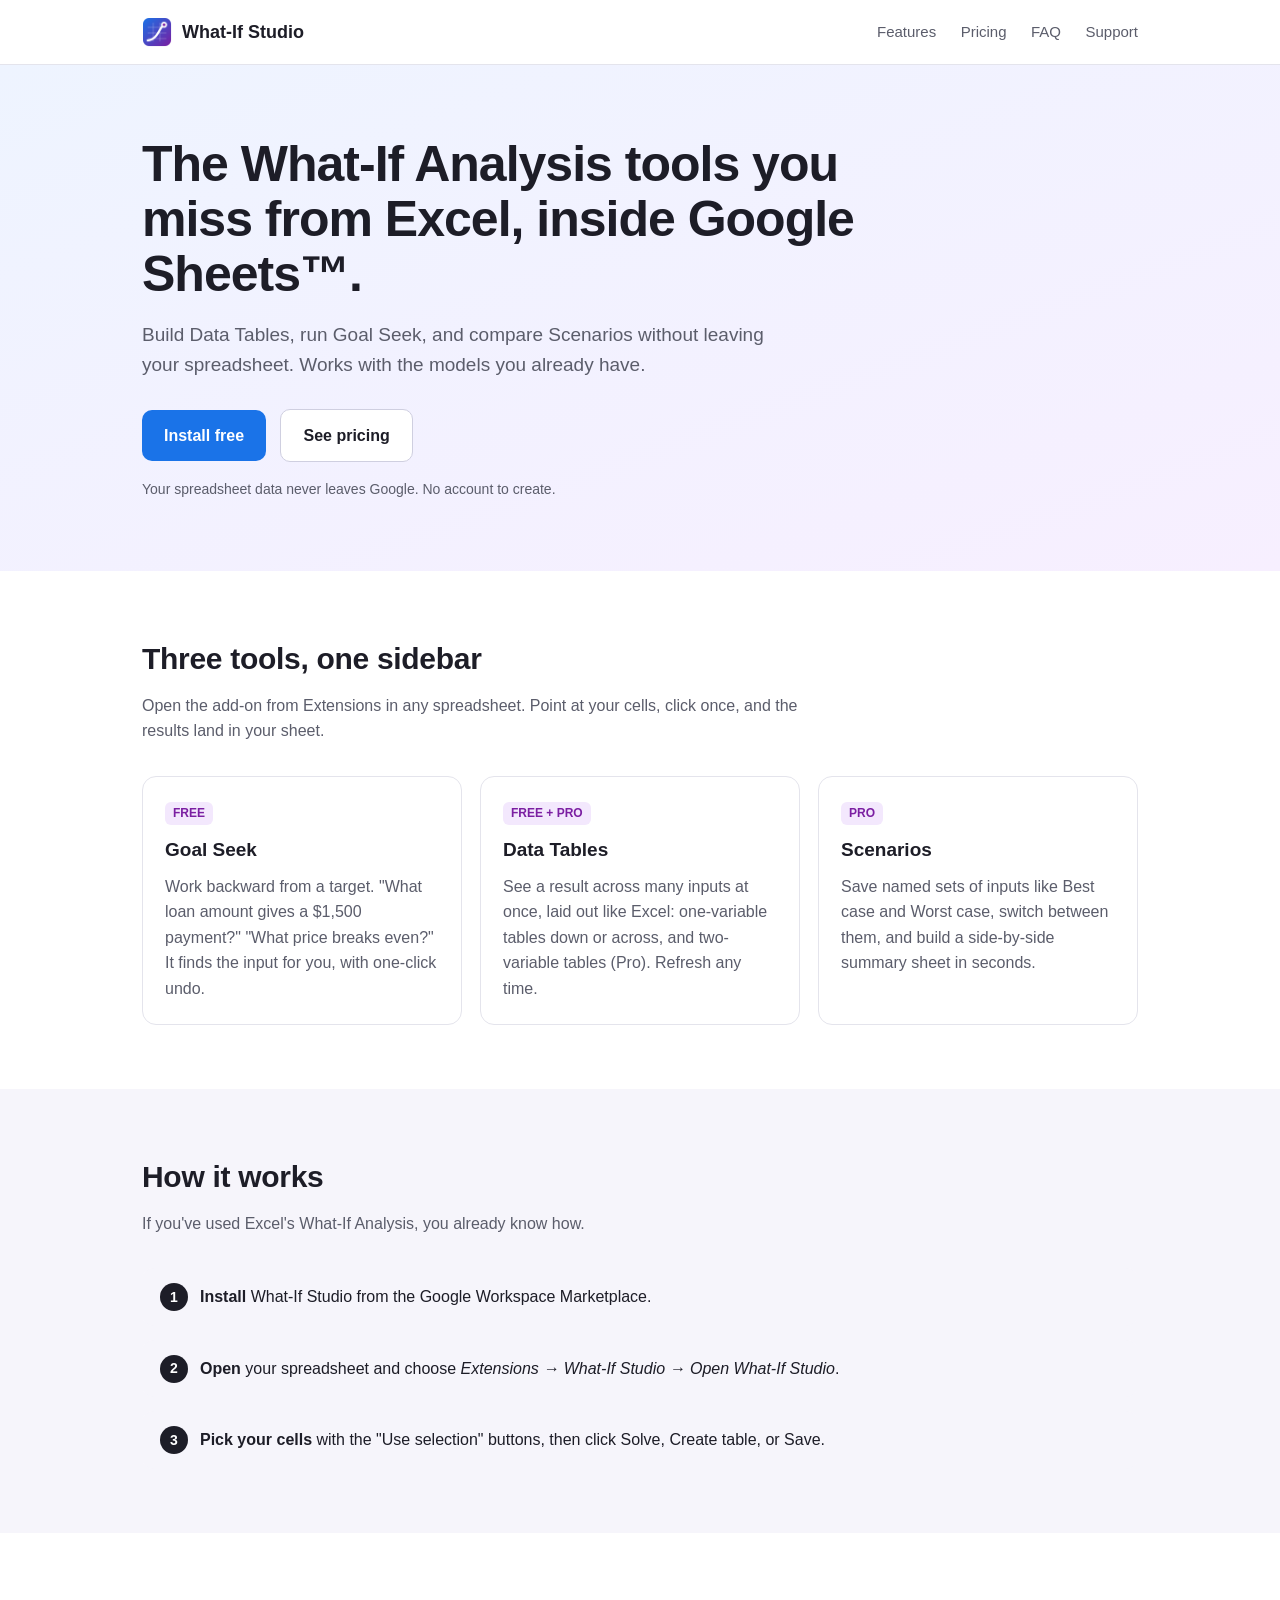
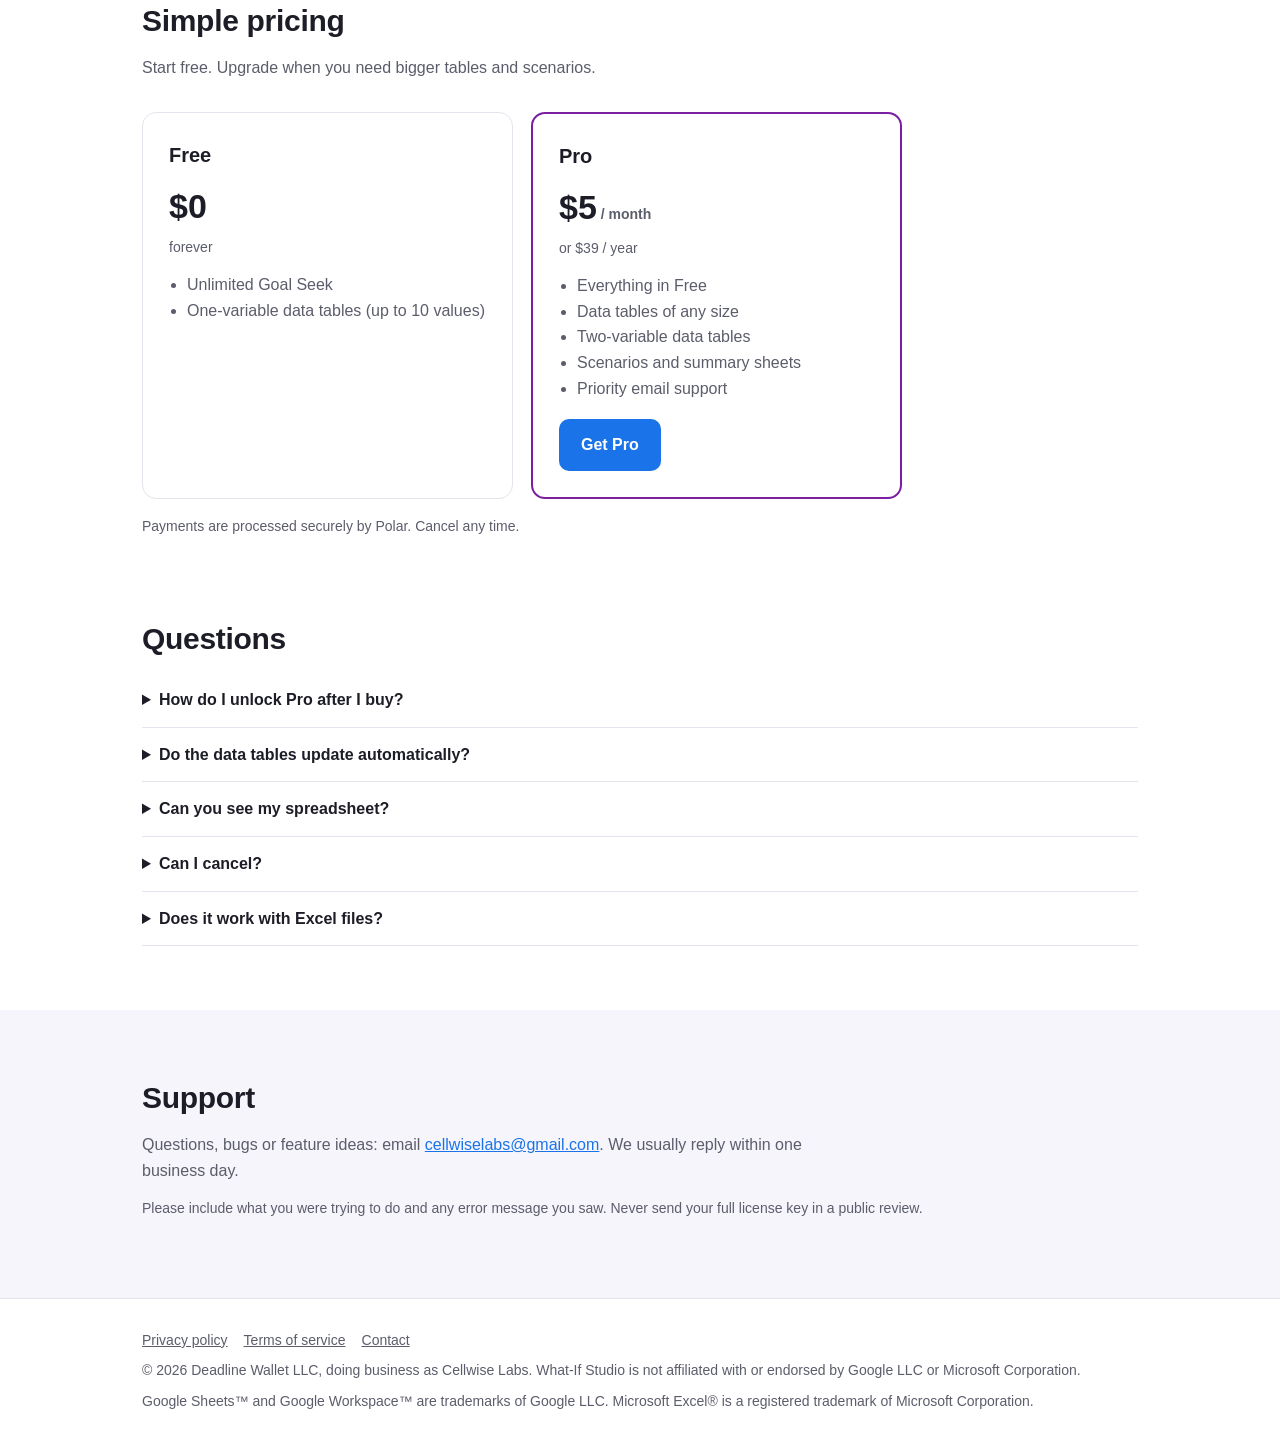
<file: index.html>
<!DOCTYPE html>
<html lang="en">
<head>
  <meta charset="utf-8">
  <meta name="viewport" content="width=device-width, initial-scale=1">
  <title>What-If Studio: Data Tables, Goal Seek &amp; Scenarios for Google Sheets™</title>
  <meta name="description" content="Excel-style What-If Analysis inside Google Sheets™: one- and two-variable Data Tables, Goal Seek and Scenarios. Free plan available.">
  <link rel="icon" href="favicon.png">
  <link rel="stylesheet" href="styles.css">
</head>
<body>
  <header class="top">
    <div class="wrap">
      <a class="brand" href="index.html"><img src="logo.png" alt="">What-If Studio</a>
      <nav>
        <a href="#features">Features</a>
        <a href="#pricing">Pricing</a>
        <a href="#faq">FAQ</a>
        <a href="#support">Support</a>
      </nav>
    </div>
  </header>

  <div class="hero">
    <div class="wrap">
      <h1>The What-If Analysis tools you miss from Excel, inside Google Sheets™.</h1>
      <p class="lead">Build Data Tables, run Goal Seek, and compare Scenarios without leaving your spreadsheet. Works with the models you already have.</p>
      <!-- TODO: replace #pricing with the Marketplace install link once Google approves the add-on --><a class="btn primary" href="#pricing">Install free</a>
      <a class="btn ghost" href="#pricing">See pricing</a>
      <p class="small" style="margin-top:16px">Your spreadsheet data never leaves Google. No account to create.</p>
    </div>
  </div>

  <section id="features">
    <div class="wrap">
      <h2>Three tools, one sidebar</h2>
      <p class="sub">Open the add-on from Extensions in any spreadsheet. Point at your cells, click once, and the results land in your sheet.</p>
      <div class="grid3">
        <div class="card">
          <span class="tag">FREE</span>
          <h3>Goal Seek</h3>
          <p>Work backward from a target. "What loan amount gives a $1,500 payment?" "What price breaks even?" It finds the input for you, with one-click undo.</p>
        </div>
        <div class="card">
          <span class="tag">FREE + PRO</span>
          <h3>Data Tables</h3>
          <p>See a result across many inputs at once, laid out like Excel: one-variable tables down or across, and two-variable tables (Pro). Refresh any time.</p>
        </div>
        <div class="card">
          <span class="tag">PRO</span>
          <h3>Scenarios</h3>
          <p>Save named sets of inputs like Best case and Worst case, switch between them, and build a side-by-side summary sheet in seconds.</p>
        </div>
      </div>
    </div>
  </section>

  <section style="background:var(--soft)">
    <div class="wrap">
      <h2>How it works</h2>
      <p class="sub">If you've used Excel's What-If Analysis, you already know how.</p>
      <ol class="steps">
        <li><b>Install</b> What-If Studio from the Google Workspace Marketplace.</li>
        <li><b>Open</b> your spreadsheet and choose <i>Extensions → What-If Studio → Open What-If Studio</i>.</li>
        <li><b>Pick your cells</b> with the "Use selection" buttons, then click Solve, Create table, or Save.</li>
      </ol>
    </div>
  </section>

  <section id="pricing">
    <div class="wrap">
      <h2>Simple pricing</h2>
      <p class="sub">Start free. Upgrade when you need bigger tables and scenarios.</p>
      <div class="pricing">
        <div class="price">
          <h3>Free</h3>
          <div class="amt">$0</div>
          <div class="small">forever</div>
          <ul>
            <li>Unlimited Goal Seek</li>
            <li>One-variable data tables (up to 10 values)</li>
          </ul>
        </div>
        <div class="price pro">
          <h3>Pro</h3>
          <div class="amt">$5<span class="small"> / month</span></div>
          <div class="small">or $39 / year</div>
          <ul>
            <li>Everything in Free</li>
            <li>Data tables of any size</li>
            <li>Two-variable data tables</li>
            <li>Scenarios and summary sheets</li>
            <li>Priority email support</li>
          </ul>
          <p style="margin:18px 0 0"><a class="btn primary" href="https://buy.polar.sh/polar_cl_K45JOlCjwkqaNPE5fQZAQJi8ULDV39IEkKxeq1SY9LK">Get Pro</a></p>
        </div>
      </div>
      <p class="small" style="margin-top:16px">Payments are processed securely by Polar. Cancel any time.</p>
    </div>
  </section>

  <section id="faq" style="padding-top:0">
    <div class="wrap faq">
      <h2>Questions</h2>
      <details>
        <summary>How do I unlock Pro after I buy?</summary>
        <p>Your purchase email includes a license key. In the add-on, open the Pro tab, paste the key, and click Activate. Pro then works in every spreadsheet you open with that Google account.</p>
      </details>
      <details>
        <summary>Do the data tables update automatically?</summary>
        <p>Results are saved as values so your spreadsheet stays fast. After you change your model, click Refresh on the table (or "Refresh all data tables" in the menu).</p>
      </details>
      <details>
        <summary>Can you see my spreadsheet?</summary>
        <p>No. The add-on runs inside Google and only works with the spreadsheet you open it in. Nothing from your sheet is sent to us. See the <a href="privacy.html">privacy policy</a>.</p>
      </details>
      <details>
        <summary>Can I cancel?</summary>
        <p>Yes, any time, from the Polar customer portal (the link is in your receipt email). Pro keeps working until the end of the period you paid for.</p>
      </details>
      <details>
        <summary>Does it work with Excel files?</summary>
        <p>It works in Google Sheets™. Open your Excel file in Google Drive and choose File → Save as Google Sheets first.</p>
      </details>
    </div>
  </section>

  <section id="support" style="background:var(--soft)">
    <div class="wrap">
      <h2>Support</h2>
      <p class="sub" style="margin-bottom:8px">Questions, bugs or feature ideas: email <a href="mailto:cellwiselabs@gmail.com">cellwiselabs@gmail.com</a>. We usually reply within one business day.</p>
      <p class="small">Please include what you were trying to do and any error message you saw. Never send your full license key in a public review.</p>
    </div>
  </section>

  <footer>
    <div class="wrap">
      <div class="links"><a href="privacy.html">Privacy policy</a><a href="terms.html">Terms of service</a><a href="mailto:cellwiselabs@gmail.com">Contact</a></div>
      <p>© 2026 Deadline Wallet LLC, doing business as Cellwise Labs. What-If Studio is not affiliated with or endorsed by Google LLC or Microsoft Corporation.</p>
      <p>Google Sheets™ and Google Workspace™ are trademarks of Google LLC. Microsoft Excel® is a registered trademark of Microsoft Corporation.</p>
    </div>
  </footer>
</body>
</html>
</file>
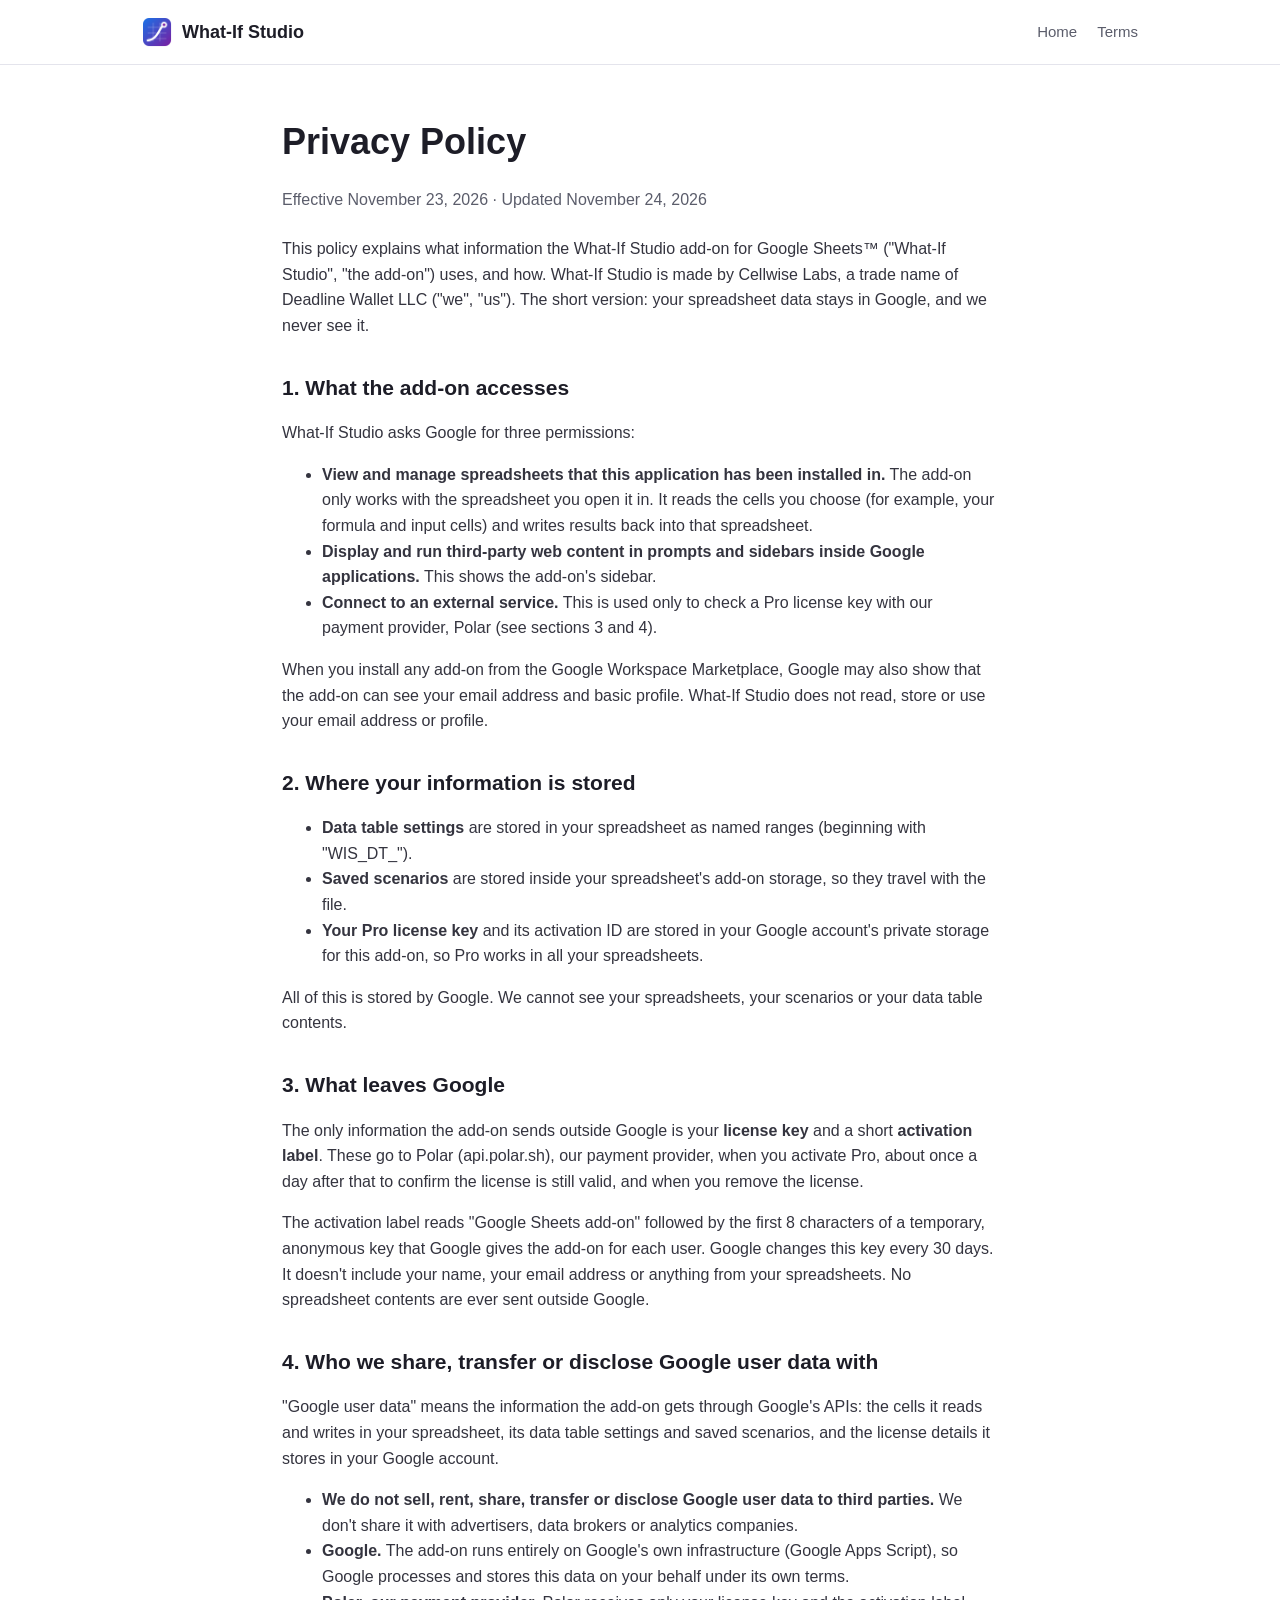
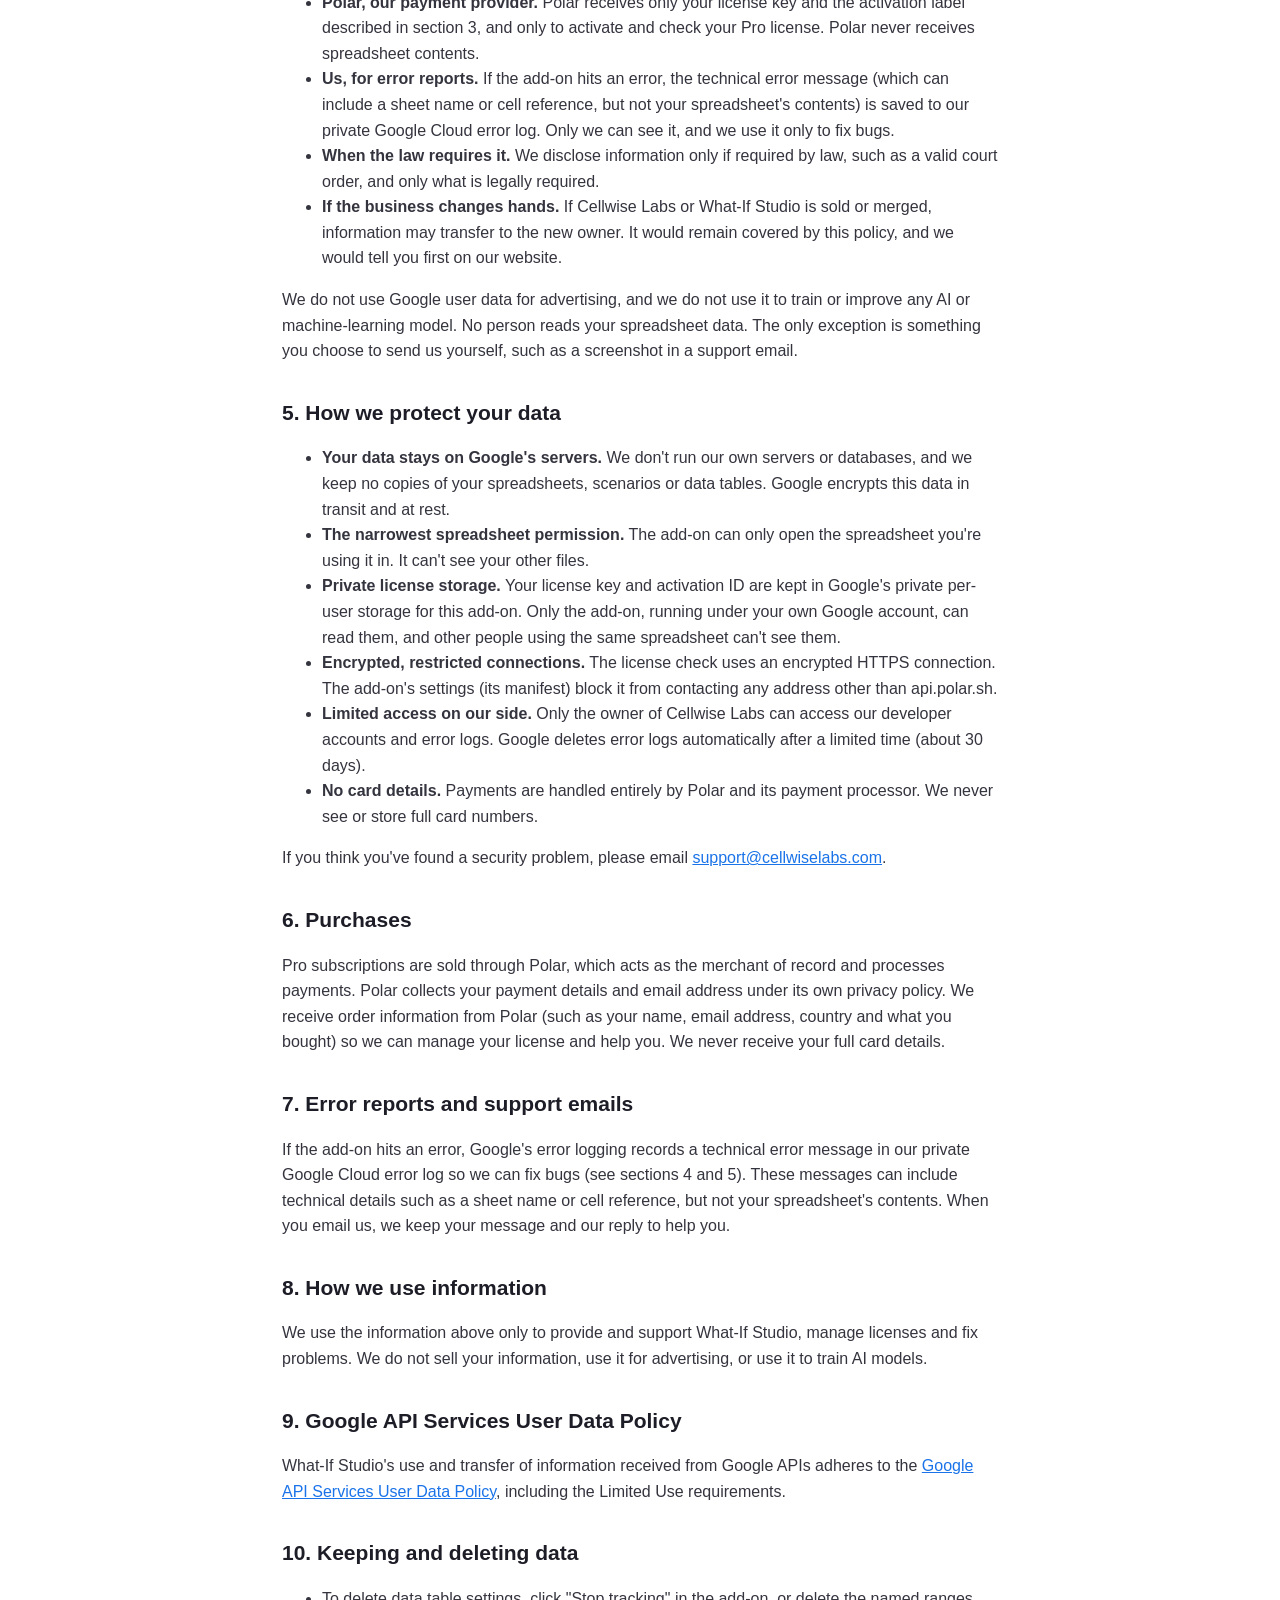
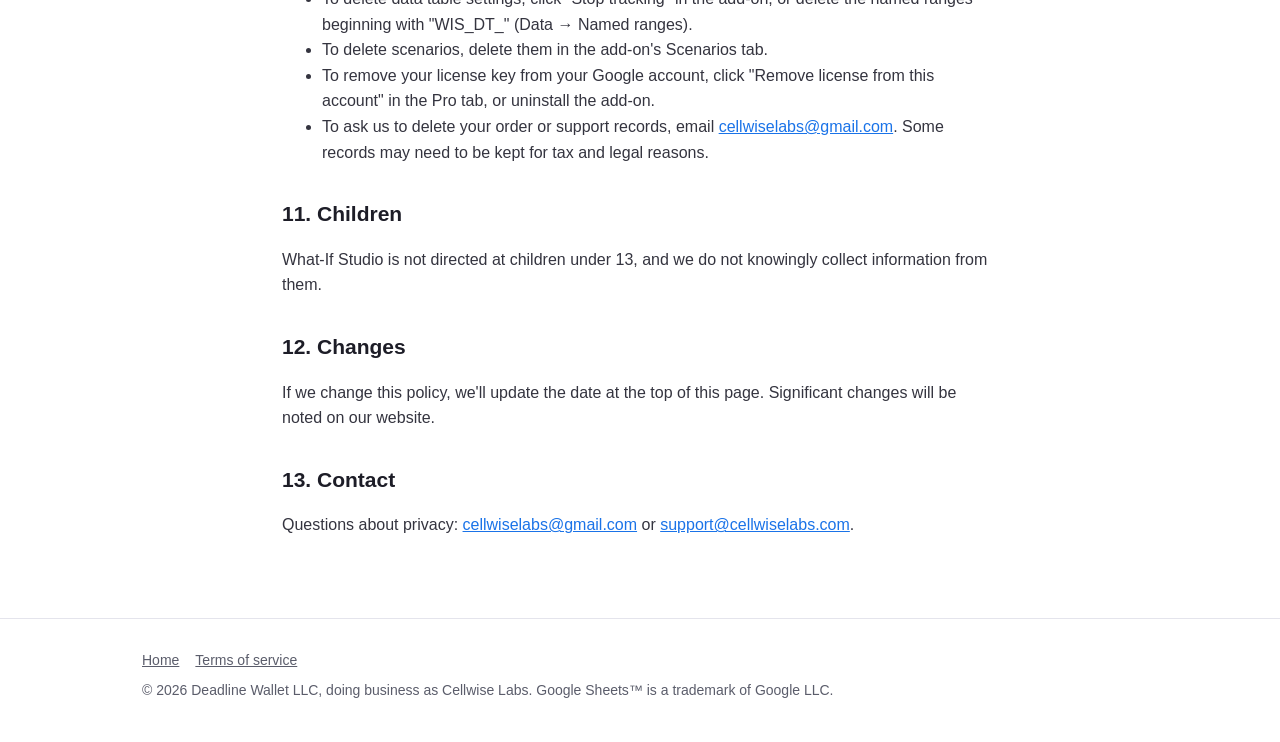
<file: privacy.html>
<!DOCTYPE html>
<html lang="en">
<head>
  <meta charset="utf-8">
  <meta name="viewport" content="width=device-width, initial-scale=1">
  <title>Privacy Policy · What-If Studio</title>
  <link rel="icon" href="favicon.png">
  <link rel="stylesheet" href="styles.css">
</head>
<body>
  <header class="top">
    <div class="wrap">
      <a class="brand" href="index.html"><img src="logo.png" alt="">What-If Studio</a>
      <nav><a href="index.html">Home</a><a href="terms.html">Terms</a></nav>
    </div>
  </header>

  <main class="legal">
    <div class="wrap">
      <h1>Privacy Policy</h1>
      <p class="meta">Effective November 23, 2026 · Updated November 24, 2026</p>

      <p>This policy explains what information the What-If Studio add-on for Google Sheets™ ("What-If Studio", "the add-on") uses, and how. What-If Studio is made by Cellwise Labs, a trade name of Deadline Wallet LLC ("we", "us"). The short version: your spreadsheet data stays in Google, and we never see it.</p>

      <h2>1. What the add-on accesses</h2>
      <p>What-If Studio asks Google for three permissions:</p>
      <ul>
        <li><b>View and manage spreadsheets that this application has been installed in.</b> The add-on only works with the spreadsheet you open it in. It reads the cells you choose (for example, your formula and input cells) and writes results back into that spreadsheet.</li>
        <li><b>Display and run third-party web content in prompts and sidebars inside Google applications.</b> This shows the add-on's sidebar.</li>
        <li><b>Connect to an external service.</b> This is used only to check a Pro license key with our payment provider, Polar (see sections 3 and 4).</li>
      </ul>
      <p>When you install any add-on from the Google Workspace Marketplace, Google may also show that the add-on can see your email address and basic profile. What-If Studio does not read, store or use your email address or profile.</p>

      <h2>2. Where your information is stored</h2>
      <ul>
        <li><b>Data table settings</b> are stored in your spreadsheet as named ranges (beginning with "WIS_DT_").</li>
        <li><b>Saved scenarios</b> are stored inside your spreadsheet's add-on storage, so they travel with the file.</li>
        <li><b>Your Pro license key</b> and its activation ID are stored in your Google account's private storage for this add-on, so Pro works in all your spreadsheets.</li>
      </ul>
      <p>All of this is stored by Google. We cannot see your spreadsheets, your scenarios or your data table contents.</p>

      <h2>3. What leaves Google</h2>
      <p>The only information the add-on sends outside Google is your <b>license key</b> and a short <b>activation label</b>. These go to Polar (api.polar.sh), our payment provider, when you activate Pro, about once a day after that to confirm the license is still valid, and when you remove the license.</p>
      <p>The activation label reads "Google Sheets add-on" followed by the first 8 characters of a temporary, anonymous key that Google gives the add-on for each user. Google changes this key every 30 days. It doesn't include your name, your email address or anything from your spreadsheets. No spreadsheet contents are ever sent outside Google.</p>

      <h2>4. Who we share, transfer or disclose Google user data with</h2>
      <p>"Google user data" means the information the add-on gets through Google's APIs: the cells it reads and writes in your spreadsheet, its data table settings and saved scenarios, and the license details it stores in your Google account.</p>
      <ul>
        <li><b>We do not sell, rent, share, transfer or disclose Google user data to third parties.</b> We don't share it with advertisers, data brokers or analytics companies.</li>
        <li><b>Google.</b> The add-on runs entirely on Google's own infrastructure (Google Apps Script), so Google processes and stores this data on your behalf under its own terms.</li>
        <li><b>Polar, our payment provider.</b> Polar receives only your license key and the activation label described in section 3, and only to activate and check your Pro license. Polar never receives spreadsheet contents.</li>
        <li><b>Us, for error reports.</b> If the add-on hits an error, the technical error message (which can include a sheet name or cell reference, but not your spreadsheet's contents) is saved to our private Google Cloud error log. Only we can see it, and we use it only to fix bugs.</li>
        <li><b>When the law requires it.</b> We disclose information only if required by law, such as a valid court order, and only what is legally required.</li>
        <li><b>If the business changes hands.</b> If Cellwise Labs or What-If Studio is sold or merged, information may transfer to the new owner. It would remain covered by this policy, and we would tell you first on our website.</li>
      </ul>
      <p>We do not use Google user data for advertising, and we do not use it to train or improve any AI or machine-learning model. No person reads your spreadsheet data. The only exception is something you choose to send us yourself, such as a screenshot in a support email.</p>

      <h2>5. How we protect your data</h2>
      <ul>
        <li><b>Your data stays on Google's servers.</b> We don't run our own servers or databases, and we keep no copies of your spreadsheets, scenarios or data tables. Google encrypts this data in transit and at rest.</li>
        <li><b>The narrowest spreadsheet permission.</b> The add-on can only open the spreadsheet you're using it in. It can't see your other files.</li>
        <li><b>Private license storage.</b> Your license key and activation ID are kept in Google's private per-user storage for this add-on. Only the add-on, running under your own Google account, can read them, and other people using the same spreadsheet can't see them.</li>
        <li><b>Encrypted, restricted connections.</b> The license check uses an encrypted HTTPS connection. The add-on's settings (its manifest) block it from contacting any address other than api.polar.sh.</li>
        <li><b>Limited access on our side.</b> Only the owner of Cellwise Labs can access our developer accounts and error logs. Google deletes error logs automatically after a limited time (about 30 days).</li>
        <li><b>No card details.</b> Payments are handled entirely by Polar and its payment processor. We never see or store full card numbers.</li>
      </ul>
      <p>If you think you've found a security problem, please email <a href="mailto:support@cellwiselabs.com">support@cellwiselabs.com</a>.</p>

      <h2>6. Purchases</h2>
      <p>Pro subscriptions are sold through Polar, which acts as the merchant of record and processes payments. Polar collects your payment details and email address under its own privacy policy. We receive order information from Polar (such as your name, email address, country and what you bought) so we can manage your license and help you. We never receive your full card details.</p>

      <h2>7. Error reports and support emails</h2>
      <p>If the add-on hits an error, Google's error logging records a technical error message in our private Google Cloud error log so we can fix bugs (see sections 4 and 5). These messages can include technical details such as a sheet name or cell reference, but not your spreadsheet's contents. When you email us, we keep your message and our reply to help you.</p>

      <h2>8. How we use information</h2>
      <p>We use the information above only to provide and support What-If Studio, manage licenses and fix problems. We do not sell your information, use it for advertising, or use it to train AI models.</p>

      <h2>9. Google API Services User Data Policy</h2>
      <p>What-If Studio's use and transfer of information received from Google APIs adheres to the <a href="https://developers.google.com/terms/api-services-user-data-policy">Google API Services User Data Policy</a>, including the Limited Use requirements.</p>

      <h2>10. Keeping and deleting data</h2>
      <ul>
        <li>To delete data table settings, click "Stop tracking" in the add-on, or delete the named ranges beginning with "WIS_DT_" (Data → Named ranges).</li>
        <li>To delete scenarios, delete them in the add-on's Scenarios tab.</li>
        <li>To remove your license key from your Google account, click "Remove license from this account" in the Pro tab, or uninstall the add-on.</li>
        <li>To ask us to delete your order or support records, email <a href="mailto:cellwiselabs@gmail.com">cellwiselabs@gmail.com</a>. Some records may need to be kept for tax and legal reasons.</li>
      </ul>

      <h2>11. Children</h2>
      <p>What-If Studio is not directed at children under 13, and we do not knowingly collect information from them.</p>

      <h2>12. Changes</h2>
      <p>If we change this policy, we'll update the date at the top of this page. Significant changes will be noted on our website.</p>

      <h2>13. Contact</h2>
      <p>Questions about privacy: <a href="mailto:cellwiselabs@gmail.com">cellwiselabs@gmail.com</a> or <a href="mailto:support@cellwiselabs.com">support@cellwiselabs.com</a>.</p>
    </div>
  </main>

  <footer>
    <div class="wrap">
      <div class="links"><a href="index.html">Home</a><a href="terms.html">Terms of service</a></div>
      <p>© 2026 Deadline Wallet LLC, doing business as Cellwise Labs. Google Sheets™ is a trademark of Google LLC.</p>
    </div>
  </footer>
</body>
</html>
</file>
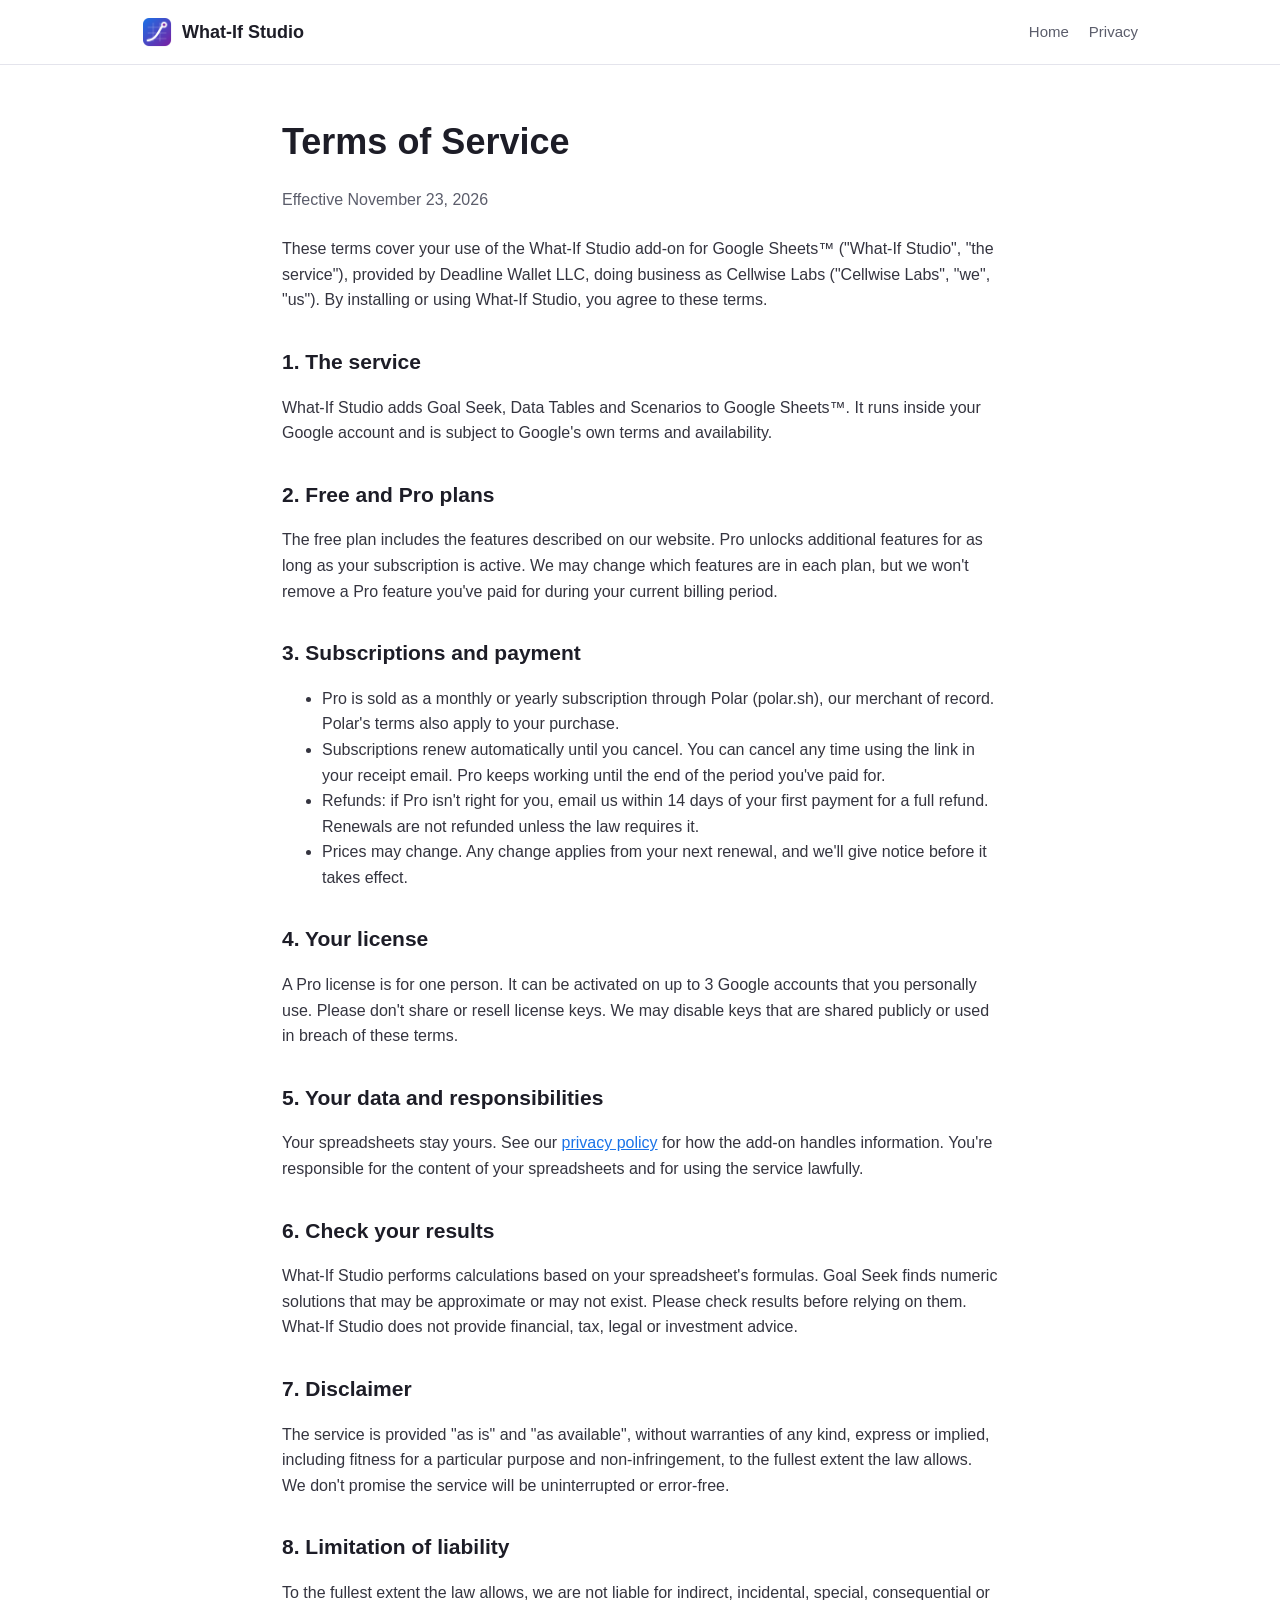
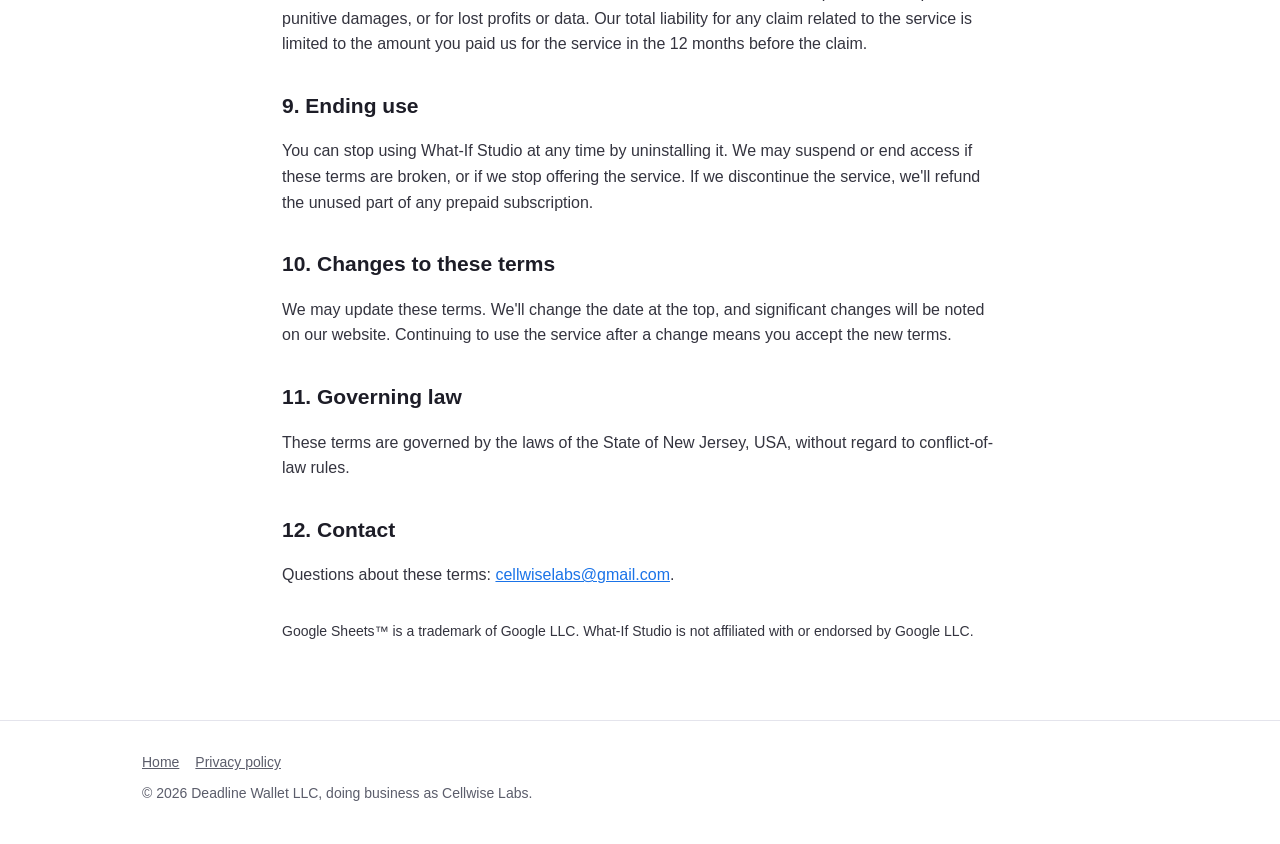
<file: terms.html>
<!DOCTYPE html>
<html lang="en">
<head>
  <meta charset="utf-8">
  <meta name="viewport" content="width=device-width, initial-scale=1">
  <title>Terms of Service · What-If Studio</title>
  <link rel="icon" href="favicon.png">
  <link rel="stylesheet" href="styles.css">
</head>
<body>
  <header class="top">
    <div class="wrap">
      <a class="brand" href="index.html"><img src="logo.png" alt="">What-If Studio</a>
      <nav><a href="index.html">Home</a><a href="privacy.html">Privacy</a></nav>
    </div>
  </header>

  <main class="legal">
    <div class="wrap">
      <h1>Terms of Service</h1>
      <p class="meta">Effective November 23, 2026</p>

      <p>These terms cover your use of the What-If Studio add-on for Google Sheets™ ("What-If Studio", "the service"), provided by Deadline Wallet LLC, doing business as Cellwise Labs ("Cellwise Labs", "we", "us"). By installing or using What-If Studio, you agree to these terms.</p>

      <h2>1. The service</h2>
      <p>What-If Studio adds Goal Seek, Data Tables and Scenarios to Google Sheets™. It runs inside your Google account and is subject to Google's own terms and availability.</p>

      <h2>2. Free and Pro plans</h2>
      <p>The free plan includes the features described on our website. Pro unlocks additional features for as long as your subscription is active. We may change which features are in each plan, but we won't remove a Pro feature you've paid for during your current billing period.</p>

      <h2>3. Subscriptions and payment</h2>
      <ul>
        <li>Pro is sold as a monthly or yearly subscription through Polar (polar.sh), our merchant of record. Polar's terms also apply to your purchase.</li>
        <li>Subscriptions renew automatically until you cancel. You can cancel any time using the link in your receipt email. Pro keeps working until the end of the period you've paid for.</li>
        <li>Refunds: if Pro isn't right for you, email us within 14 days of your first payment for a full refund. Renewals are not refunded unless the law requires it.</li>
        <li>Prices may change. Any change applies from your next renewal, and we'll give notice before it takes effect.</li>
      </ul>

      <h2>4. Your license</h2>
      <p>A Pro license is for one person. It can be activated on up to 3 Google accounts that you personally use. Please don't share or resell license keys. We may disable keys that are shared publicly or used in breach of these terms.</p>

      <h2>5. Your data and responsibilities</h2>
      <p>Your spreadsheets stay yours. See our <a href="privacy.html">privacy policy</a> for how the add-on handles information. You're responsible for the content of your spreadsheets and for using the service lawfully.</p>

      <h2>6. Check your results</h2>
      <p>What-If Studio performs calculations based on your spreadsheet's formulas. Goal Seek finds numeric solutions that may be approximate or may not exist. Please check results before relying on them. What-If Studio does not provide financial, tax, legal or investment advice.</p>

      <h2>7. Disclaimer</h2>
      <p>The service is provided "as is" and "as available", without warranties of any kind, express or implied, including fitness for a particular purpose and non-infringement, to the fullest extent the law allows. We don't promise the service will be uninterrupted or error-free.</p>

      <h2>8. Limitation of liability</h2>
      <p>To the fullest extent the law allows, we are not liable for indirect, incidental, special, consequential or punitive damages, or for lost profits or data. Our total liability for any claim related to the service is limited to the amount you paid us for the service in the 12 months before the claim.</p>

      <h2>9. Ending use</h2>
      <p>You can stop using What-If Studio at any time by uninstalling it. We may suspend or end access if these terms are broken, or if we stop offering the service. If we discontinue the service, we'll refund the unused part of any prepaid subscription.</p>

      <h2>10. Changes to these terms</h2>
      <p>We may update these terms. We'll change the date at the top, and significant changes will be noted on our website. Continuing to use the service after a change means you accept the new terms.</p>

      <h2>11. Governing law</h2>
      <p>These terms are governed by the laws of the State of New Jersey, USA, without regard to conflict-of-law rules.</p>

      <h2>12. Contact</h2>
      <p>Questions about these terms: <a href="mailto:cellwiselabs@gmail.com">cellwiselabs@gmail.com</a>.</p>

      <p class="small" style="margin-top:32px">Google Sheets™ is a trademark of Google LLC. What-If Studio is not affiliated with or endorsed by Google LLC.</p>
    </div>
  </main>

  <footer>
    <div class="wrap">
      <div class="links"><a href="index.html">Home</a><a href="privacy.html">Privacy policy</a></div>
      <p>© 2026 Deadline Wallet LLC, doing business as Cellwise Labs.</p>
    </div>
  </footer>
</body>
</html>
</file>
<file: styles.css>
:root {
  --ink: #1d1d27;
  --muted: #5b5d6b;
  --line: #e4e4ec;
  --soft: #f6f5fb;
  --blue: #1a73e8;
  --purple: #7b1fa2;
  --radius: 14px;
}
* { box-sizing: border-box; }
html { -webkit-text-size-adjust: 100%; }
body {
  margin: 0;
  font-family: "DM Sans", Roboto, -apple-system, "Segoe UI", Arial, sans-serif;
  color: var(--ink);
  line-height: 1.6;
  background: #fff;
}
a { color: var(--blue); }
.wrap { max-width: 1040px; margin: 0 auto; padding: 0 22px; }

header.top { border-bottom: 1px solid var(--line); background: #fff; }
header.top .wrap { display: flex; align-items: center; justify-content: space-between; height: 64px; }
.brand { display: flex; align-items: center; gap: 10px; font-weight: 700; font-size: 18px; color: var(--ink); text-decoration: none; }
.brand img { width: 30px; height: 30px; border-radius: 8px; }
nav a { color: var(--muted); text-decoration: none; margin-left: 20px; font-size: 15px; }
nav a:hover { color: var(--ink); }

.hero { padding: 72px 0 56px; background: linear-gradient(160deg, #eef4ff 0%, #f7efff 100%); }
.hero h1 { font-size: clamp(32px, 5vw, 50px); line-height: 1.1; margin: 0 0 18px; letter-spacing: -0.02em; max-width: 760px; }
.hero p.lead { font-size: 19px; color: var(--muted); max-width: 640px; margin: 0 0 28px; }
.btn { display: inline-block; padding: 13px 22px; border-radius: 10px; font-weight: 700; text-decoration: none; font-size: 16px; }
.btn.primary { background: var(--blue); color: #fff; }
.btn.primary:hover { background: #1765cc; }
.btn.ghost { color: var(--ink); border: 1px solid #cfcfe0; background: #fff; margin-left: 10px; }
.small { font-size: 14px; color: var(--muted); }

section { padding: 64px 0; }
section h2 { font-size: 30px; margin: 0 0 10px; letter-spacing: -0.01em; }
section p.sub { color: var(--muted); margin: 0 0 32px; max-width: 680px; }

.grid3 { display: grid; grid-template-columns: repeat(3, 1fr); gap: 18px; }
.card { border: 1px solid var(--line); border-radius: var(--radius); padding: 22px; background: #fff; }
.card h3 { margin: 0 0 8px; font-size: 19px; }
.card p { margin: 0; color: var(--muted); }
.tag { display: inline-block; font-size: 12px; font-weight: 700; color: var(--purple); background: #f3e8fd; padding: 2px 8px; border-radius: 6px; margin-bottom: 10px; }

.steps { counter-reset: s; list-style: none; padding: 0; margin: 0; display: grid; gap: 14px; }
.steps li { counter-increment: s; position: relative; padding: 16px 18px 16px 58px; background: var(--soft); border-radius: 12px; }
.steps li::before { content: counter(s); position: absolute; left: 18px; top: 15px; width: 28px; height: 28px; border-radius: 50%; background: var(--ink); color: #fff; font-weight: 700; display: grid; place-items: center; font-size: 14px; }

.pricing { display: grid; grid-template-columns: 1fr 1fr; gap: 18px; max-width: 760px; }
.price { border: 1px solid var(--line); border-radius: var(--radius); padding: 26px; }
.price.pro { border: 2px solid var(--purple); }
.price h3 { margin: 0; font-size: 20px; }
.price .amt { font-size: 34px; font-weight: 700; margin: 8px 0 2px; }
.price ul { padding-left: 18px; margin: 14px 0 0; color: var(--muted); }

.faq details { border-bottom: 1px solid var(--line); padding: 14px 0; }
.faq summary { cursor: pointer; font-weight: 700; }
.faq details p { color: var(--muted); margin: 10px 0 0; }

footer { border-top: 1px solid var(--line); padding: 30px 0 40px; color: var(--muted); font-size: 14px; }
footer .links a { color: var(--muted); margin-right: 16px; }
footer p { margin: 8px 0 0; }

/* Legal pages */
.legal { padding: 48px 0 64px; }
.legal .wrap { max-width: 760px; }
.legal h1 { font-size: 36px; margin: 0 0 4px; }
.legal h2 { font-size: 21px; margin: 32px 0 8px; }
.legal p, .legal li { color: #34343f; }
.legal .meta { color: var(--muted); margin-bottom: 24px; }

@media (max-width: 760px) {
  .grid3, .pricing { grid-template-columns: 1fr; }
  nav a:not(:last-child) { display: none; }
  .btn.ghost { margin: 10px 0 0; }
}
</file>
